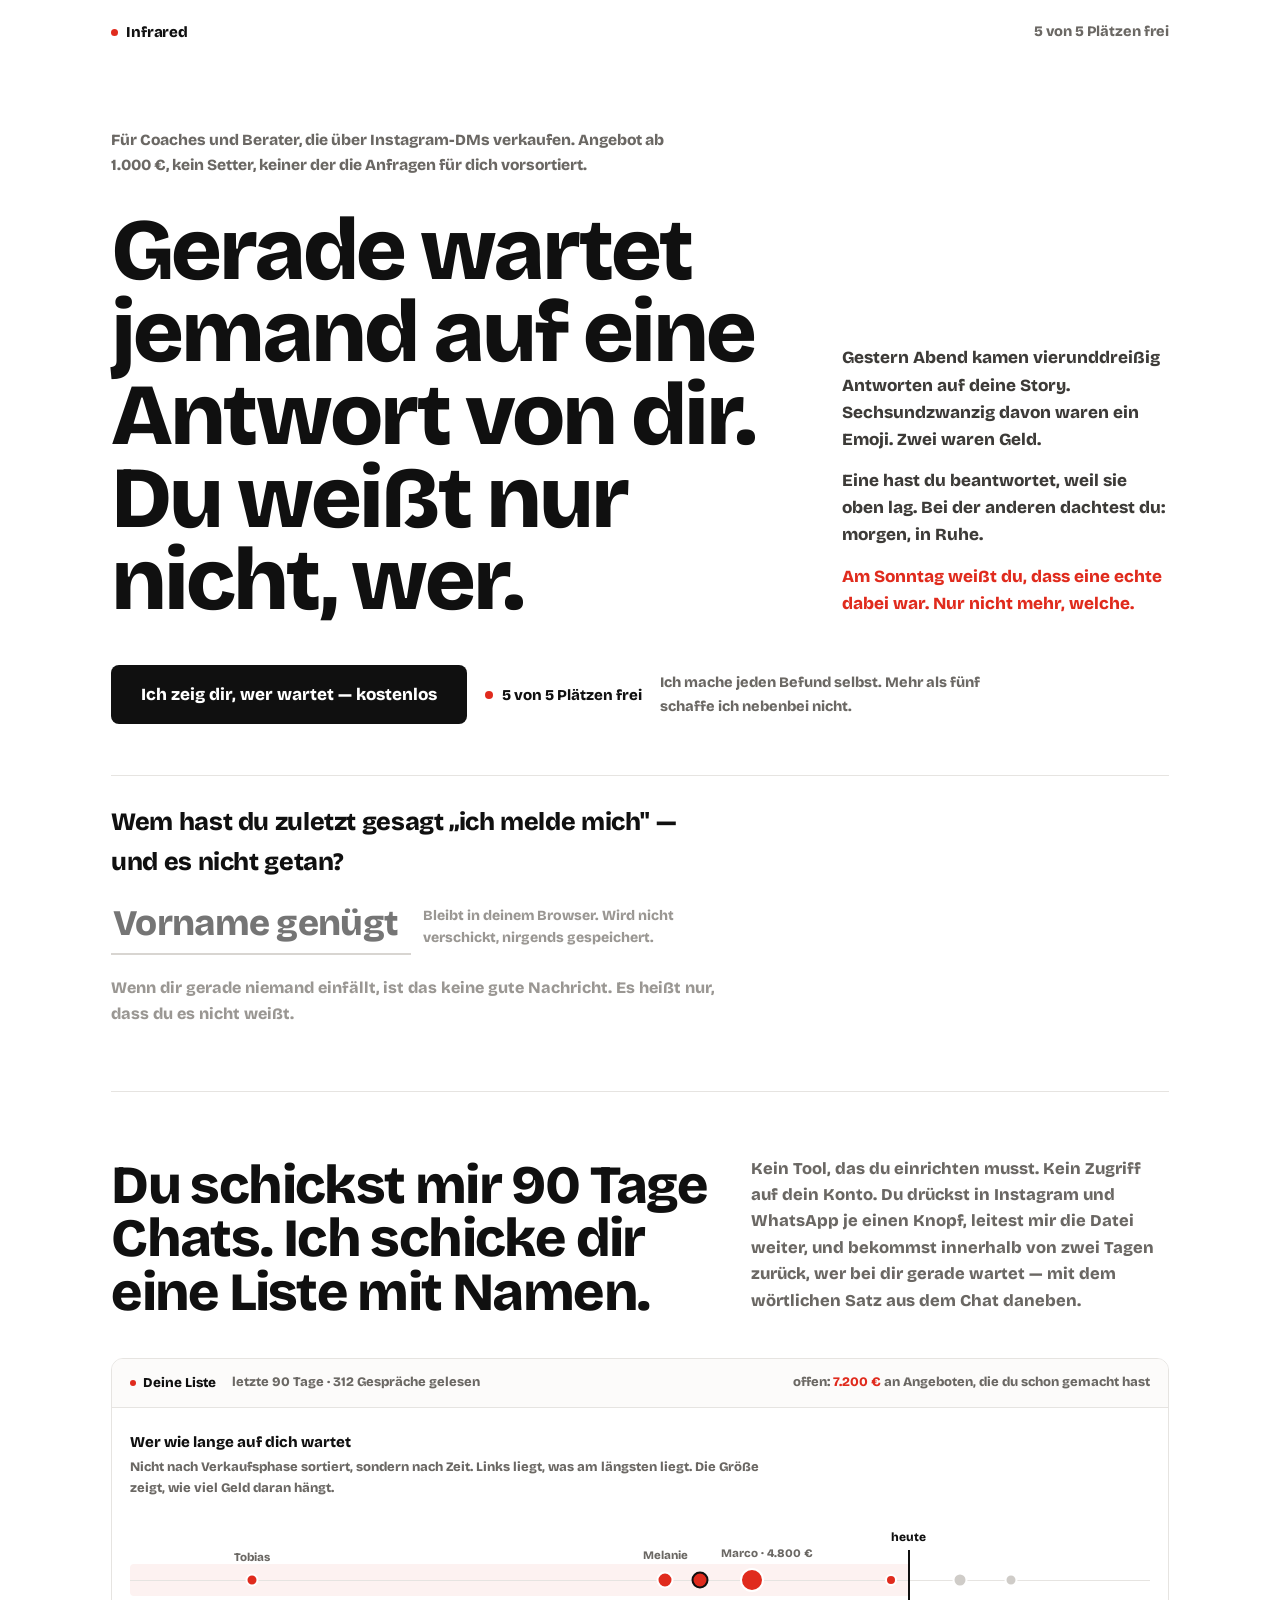
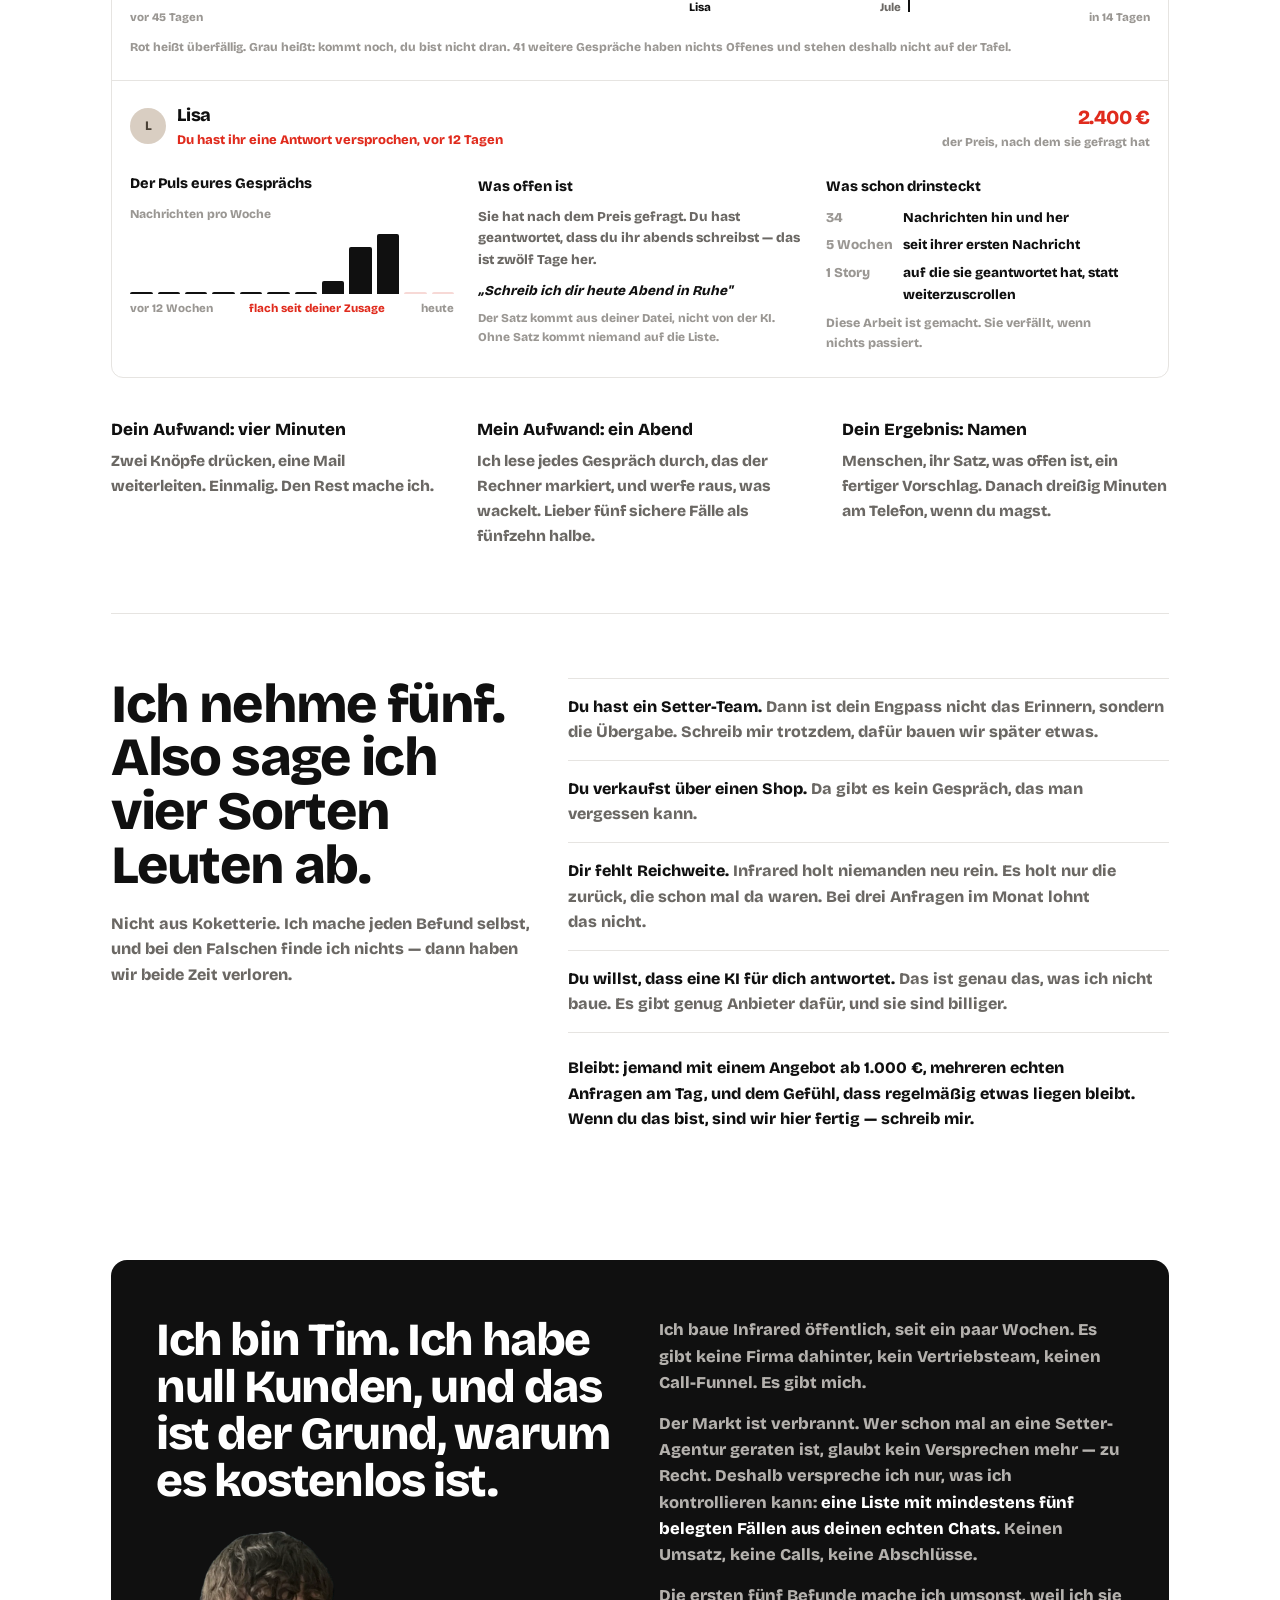
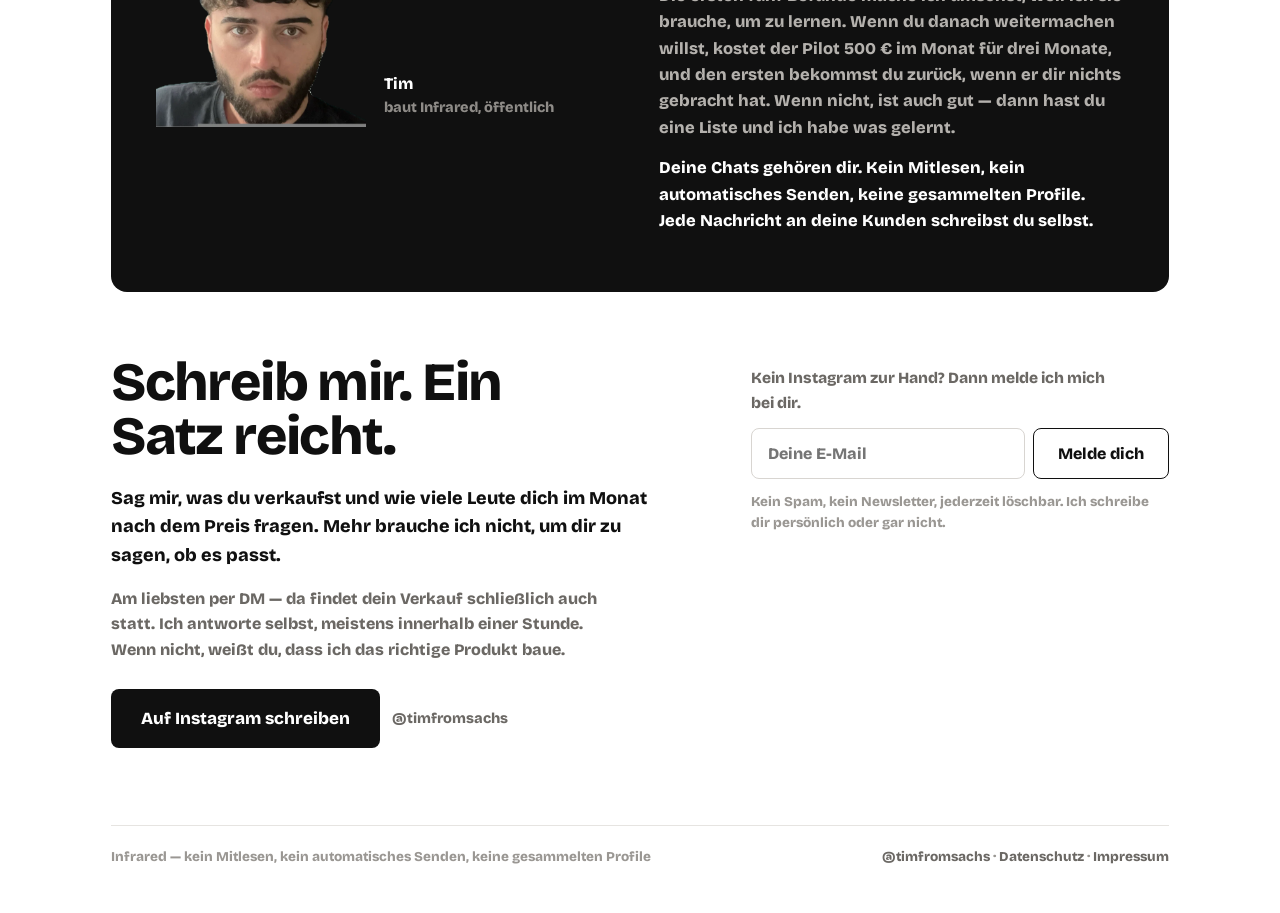
<file: index.html>
<!DOCTYPE html>
<html lang="de">
<head>
<meta charset="utf-8">
<meta name="viewport" content="width=device-width, initial-scale=1">
<title>Infrared — ich suche fünf Coaches</title>
<meta name="description" content="Ich lese deine letzten 90 Tage Instagram- und WhatsApp-Chats und schicke dir eine Liste: wer auf eine Antwort von dir wartet, mit dem Satz aus dem Chat als Beweis. Kostenlos, für die ersten fünf.">
<meta name="robots" content="index,follow">
<meta property="og:title" content="Infrared — ich suche fünf Coaches">
<meta property="og:description" content="Wer wartet gerade auf eine Antwort von dir? Ich lese deine letzten 90 Tage und schicke dir die Namen — mit dem Satz aus dem Chat als Beweis.">
<meta property="og:type" content="website">
<link rel="stylesheet" href="fonts.css">
<style>
  *{margin:0;padding:0;box-sizing:border-box}
  html{scroll-behavior:smooth}
  body{background:#fff;color:#101010;font-family:'Bricolage Grotesque',sans-serif;font-variation-settings:'wdth' 100;font-size:17px;line-height:1.6;-webkit-font-smoothing:antialiased;text-wrap:pretty}
  ::selection{background:#101010;color:#fff}
  :focus-visible{outline:2px solid #e02b1d;outline-offset:2px}
  a{color:#101010;text-decoration:none}
  a:hover{color:#e02b1d}
  @keyframes ein{from{opacity:0}to{opacity:1}}
  @keyframes hoch{from{opacity:0;transform:translateY(8px)}to{opacity:1;transform:none}}
  .hoch{animation:hoch .4s ease}
  .knopf-d{background:#101010;color:#fff;font-weight:600;font-size:17px;padding:16px 30px;border-radius:8px;transition:background .16s;display:inline-block}
  .knopf-d:hover{background:#e02b1d;color:#fff}
  .knopf-h{background:none;color:#101010;border:1px solid #101010;border-radius:8px;font-family:inherit;font-weight:600;font-size:16px;padding:15px 24px;white-space:nowrap;transition:all .16s;cursor:pointer}
  .knopf-h:hover{background:#101010;color:#fff}
  .feld{flex:1;min-width:200px;background:none;border:1px solid #d8d5d1;border-radius:8px;color:#101010;font-family:inherit;font-size:16px;padding:15px 16px}
  .feld:focus{outline:none;border-color:#101010}
  #derName{background:none;border:none;border-bottom:2px solid #d8d5d1;color:#101010;font-family:inherit;font-size:clamp(24px,3vw,36px);font-weight:700;letter-spacing:-.02em;padding:4px 2px 8px;width:min(300px,100%)}
  #derName:focus{outline:none;border-bottom-color:#e02b1d}
  .pkt{position:absolute;top:60px;transform:translate(-50%,-50%);border-radius:50%;background:#e02b1d;border:2px solid #fff;cursor:pointer;padding:0;transition:border-color .16s}
  .pkt:hover{border-color:#101010}
  .zeile{padding:15px 0;border-top:1px solid #e6e4e1;font-size:16px}
  .zeile:last-of-type{border-bottom:1px solid #e6e4e1}
  .zeile b{font-weight:600}
  .zeile span{color:#6b6864}
  @media(max-width:900px){
    [data-grid]{grid-template-columns:1fr!important;gap:24px!important}
    [data-grid]>*{grid-column:auto!important;padding-top:0!important;padding-bottom:0!important}
    .tafel-scroll{overflow-x:auto;-webkit-overflow-scrolling:touch}
    .tafel-inner{min-width:520px}
  }
  @media(prefers-reduced-motion:reduce){*{animation:none!important;transition:none!important}}
</style>
</head>
<body>

<div style="max-width:1160px;margin:0 auto;padding:0 clamp(20px,4vw,52px)">

  <header style="display:flex;align-items:center;justify-content:space-between;gap:20px;padding:20px 0">
    <span style="display:flex;align-items:center;gap:8px;font-weight:700;font-size:15px;letter-spacing:-.01em"><i style="width:7px;height:7px;background:#e02b1d;border-radius:50%"></i>Infrared</span>
    <span style="font-size:14.5px;color:#6b6864" data-platzzeile>5 von 5 Plätzen frei</span>
  </header>

  <!-- ══ 1 · DER HAKEN ══ -->
  <section style="padding:clamp(30px,5vw,68px) 0 clamp(36px,5vw,72px)">
    <p style="font-size:15.5px;color:#6b6864;margin-bottom:clamp(20px,3vw,32px);max-width:56ch">Für Coaches und Berater, die über Instagram-DMs verkaufen. Angebot ab 1.000 €, kein Setter, keiner der die Anfragen für dich vorsortiert.</p>

    <div data-grid style="display:grid;grid-template-columns:repeat(12,1fr);gap:clamp(20px,3vw,40px);align-items:end">
      <h1 style="grid-column:span 8;font-weight:700;font-variation-settings:'wdth' 79;font-size:clamp(40px,6.8vw,98px);line-height:.95;letter-spacing:-.035em;max-width:17ch">Gerade wartet jemand auf eine Antwort von dir. Du weißt nur nicht, wer.</h1>
      <div style="grid-column:span 4;padding-bottom:6px;font-size:17px;color:#3d3b38">
        <p>Gestern Abend kamen vierunddreißig Antworten auf deine Story. Sechsundzwanzig davon waren ein Emoji. Zwei waren Geld.</p>
        <p style="margin-top:14px">Eine hast du beantwortet, weil sie oben lag. Bei der anderen dachtest du: morgen, in Ruhe.</p>
        <p style="margin-top:14px;color:#e02b1d">Am Sonntag weißt du, dass eine echte dabei war. Nur nicht mehr, welche.</p>
      </div>
    </div>

    <div style="display:flex;align-items:center;gap:18px;flex-wrap:wrap;margin-top:clamp(26px,3.4vw,42px)">
      <a href="#platz" class="knopf-d" id="heroCta">Ich zeig dir, wer wartet — kostenlos</a>
      <span style="display:inline-flex;align-items:center;gap:9px;font-size:15px;color:#101010"><i style="width:8px;height:8px;border-radius:50%;background:#e02b1d;flex:none"></i><b style="font-weight:600" data-platzzeile>5 von 5 Plätzen frei</b></span>
      <span style="font-size:14.5px;color:#6b6864;max-width:36ch">Ich mache jeden Befund selbst. Mehr als fünf schaffe ich nebenbei nicht.</span>
    </div>

    <div style="margin-top:clamp(30px,4vw,52px);padding-top:26px;border-top:1px solid #e6e4e1">
      <label for="derName" style="display:block;font-size:clamp(19px,2.2vw,25px);font-weight:600;letter-spacing:-.015em;max-width:34ch">Wem hast du zuletzt gesagt „ich melde mich" — und es nicht getan?</label>
      <div style="display:flex;gap:12px;flex-wrap:wrap;align-items:center;margin-top:16px">
        <input id="derName" type="text" maxlength="18" placeholder="Vorname genügt" autocomplete="off" spellcheck="false">
        <span style="font-size:14px;color:#9a9793;max-width:32ch">Bleibt in deinem Browser. Wird nicht verschickt, nirgends gespeichert.</span>
      </div>
      <p id="nameDa" style="display:none;font-size:17.5px;margin-top:20px;max-width:56ch">Gut. <b style="font-weight:600" data-name>Lisa</b> steht unten in der Liste, die ich dir schicken würde. Zusammen mit den anderen, an die du gerade nicht denkst — und das sind die teuren.</p>
      <p id="nameLeer" style="font-size:16px;color:#9a9793;margin-top:20px;max-width:56ch">Wenn dir gerade niemand einfällt, ist das keine gute Nachricht. Es heißt nur, dass du es nicht weißt.</p>
    </div>
  </section>

  <!-- ══ 2 · WAS ICH MACHE ══ -->
  <section style="padding:clamp(40px,5vw,76px) 0;border-top:1px solid #e6e4e1">
    <div data-grid style="display:grid;grid-template-columns:repeat(12,1fr);gap:clamp(20px,3vw,40px);align-items:end">
      <h2 style="grid-column:span 7;font-weight:700;font-variation-settings:'wdth' 82;font-size:clamp(28px,4.2vw,56px);line-height:1;letter-spacing:-.03em;max-width:17ch">Du schickst mir 90 Tage Chats. Ich schicke dir eine Liste mit Namen.</h2>
      <p style="grid-column:span 5;font-size:16.5px;color:#6b6864;padding-bottom:6px">Kein Tool, das du einrichten musst. Kein Zugriff auf dein Konto. Du drückst in Instagram und WhatsApp je einen Knopf, leitest mir die Datei weiter, und bekommst innerhalb von zwei Tagen zurück, wer bei dir gerade wartet — mit dem wörtlichen Satz aus dem Chat daneben.</p>
    </div>

    <div style="border:1px solid #e6e4e1;border-radius:12px;overflow:hidden;margin-top:clamp(24px,3vw,38px)">
      <div style="display:flex;align-items:center;gap:16px;flex-wrap:wrap;padding:13px 18px;border-bottom:1px solid #e6e4e1;background:#fcfbfa">
        <span style="display:flex;align-items:center;gap:7px;font-weight:700;font-size:13.5px"><i style="width:6px;height:6px;background:#e02b1d;border-radius:50%"></i>Deine Liste</span>
        <span style="font-size:13px;color:#6b6864">letzte 90 Tage · 312 Gespräche gelesen</span>
        <span style="margin-left:auto;font-size:13px;color:#6b6864">offen: <b style="color:#e02b1d;font-weight:600">7.200 €</b> an Angeboten, die du schon gemacht hast</span>
      </div>

      <div style="padding:20px 18px 6px">
        <b style="font-size:15px">Wer wie lange auf dich wartet</b>
        <p style="font-size:13px;color:#6b6864;margin-top:2px;max-width:70ch">Nicht nach Verkaufsphase sortiert, sondern nach Zeit. Links liegt, was am längsten liegt. Die Größe zeigt, wie viel Geld daran hängt.</p>
        <div class="tafel-scroll">
        <div class="tafel-inner" id="tafel" style="position:relative;height:112px;margin-top:22px">
          <div style="position:absolute;left:0;top:44px;width:76.3%;height:32px;background:#fdf2f1;border-radius:4px 0 0 4px"></div>
          <div style="position:absolute;left:0;right:0;top:60px;height:1px;background:#e6e4e1"></div>
          <div style="position:absolute;left:76.3%;top:30px;bottom:20px;width:2px;background:#101010"></div>
          <div style="position:absolute;left:76.3%;top:8px;transform:translateX(-50%);font-size:12px;font-weight:600">heute</div>
          <div style="position:absolute;left:0;top:88px;font-size:11.5px;color:#9a9793">vor 45 Tagen</div>
          <div style="position:absolute;right:0;top:88px;font-size:11.5px;color:#9a9793">in 14 Tagen</div>
          <button type="button" class="pkt" data-p="tobias" style="left:11.9%;width:13px;height:13px" aria-label="Tobias"></button>
          <span style="position:absolute;left:11.9%;top:28px;transform:translateX(-50%);font-size:11.5px;color:#6b6864;white-space:nowrap">Tobias</span>
          <button type="button" class="pkt" data-p="melanie" style="left:52.5%;width:17px;height:17px" aria-label="Melanie"></button>
          <span style="position:absolute;left:52.5%;top:26px;transform:translateX(-50%);font-size:11.5px;color:#6b6864;white-space:nowrap">Melanie</span>
          <button type="button" class="pkt" data-p="sandra" style="left:55.9%;width:17px;height:17px;border-color:#101010" aria-label="Deine Person"></button>
          <span style="position:absolute;left:55.9%;top:78px;transform:translateX(-50%);font-size:11.5px;font-weight:600;white-space:nowrap" data-name>Lisa</span>
          <button type="button" class="pkt" data-p="marco" style="left:61%;width:24px;height:24px" aria-label="Marco"></button>
          <span style="position:absolute;left:62.5%;top:24px;transform:translateX(-50%);font-size:11.5px;color:#6b6864;white-space:nowrap">Marco · 4.800 €</span>
          <button type="button" class="pkt" data-p="jule" style="left:74.6%;width:12px;height:12px" aria-label="Jule"></button>
          <span style="position:absolute;left:74.6%;top:78px;transform:translateX(-50%);font-size:11.5px;color:#6b6864;white-space:nowrap">Jule</span>
          <span style="position:absolute;left:81.4%;top:60px;transform:translate(-50%,-50%);width:15px;height:15px;border-radius:50%;background:#cfccc8;border:2px solid #fff"></span>
          <span style="position:absolute;left:86.4%;top:60px;transform:translate(-50%,-50%);width:13px;height:13px;border-radius:50%;background:#cfccc8;border:2px solid #fff"></span>
        </div>
        </div>
        <p style="font-size:12px;color:#9a9793;margin-top:6px">Rot heißt überfällig. Grau heißt: kommt noch, du bist nicht dran. 41 weitere Gespräche haben nichts Offenes und stehen deshalb nicht auf der Tafel.</p>
      </div>

      <div style="border-top:1px solid #e6e4e1;margin-top:16px;padding:20px 18px 24px">
        <div style="display:flex;align-items:center;gap:11px;flex-wrap:wrap">
          <span id="avatar" style="width:36px;height:36px;border-radius:50%;background:#d9cec2;color:#4a4136;display:grid;place-items:center;font-size:13px;font-weight:600">L</span>
          <div>
            <b style="font-size:18px;letter-spacing:-.015em" id="pName">Lisa</b>
            <div style="font-size:13px;color:#e02b1d;font-weight:600" id="pSchuld"></div>
          </div>
          <div style="margin-left:auto;text-align:right">
            <div style="font-size:20px;font-weight:700;letter-spacing:-.02em;color:#e02b1d;white-space:nowrap" id="pBetrag"></div>
            <div style="font-size:12px;color:#9a9793" id="pBetragNote"></div>
          </div>
        </div>

        <div style="display:grid;grid-template-columns:repeat(auto-fit,minmax(240px,1fr));gap:24px;margin-top:20px">
          <div>
            <div style="display:flex;align-items:baseline;justify-content:space-between;gap:10px;flex-wrap:wrap"><b style="font-size:14.5px">Der Puls eures Gesprächs</b><span style="font-size:12px;color:#9a9793">Nachrichten pro Woche</span></div>
            <div id="ekg" style="display:flex;align-items:flex-end;gap:5px;height:60px;margin-top:10px"></div>
            <div style="display:flex;justify-content:space-between;font-size:11.5px;color:#9a9793;margin-top:5px"><span>vor 12 Wochen</span><span id="puls" style="color:#e02b1d"></span><span>heute</span></div>
          </div>
          <div>
            <b style="font-size:14.5px">Was offen ist</b>
            <p style="font-size:13.5px;color:#6b6864;margin-top:7px" id="pOffen"></p>
            <div style="margin-top:9px;font-size:13.5px;font-style:italic">„<span id="pZitat"></span>"</div>
            <p style="font-size:12px;color:#9a9793;margin-top:8px">Der Satz kommt aus deiner Datei, nicht von der KI. Ohne Satz kommt niemand auf die Liste.</p>
          </div>
          <div>
            <b style="font-size:14.5px">Was schon drinsteckt</b>
            <div style="display:grid;grid-template-columns:auto 1fr;gap:6px 10px;margin-top:8px;font-size:13.5px" id="invest"></div>
            <p style="font-size:12.5px;color:#9a9793;margin-top:8px">Diese Arbeit ist gemacht. Sie verfällt, wenn nichts passiert.</p>
          </div>
        </div>
      </div>
    </div>

    <div data-grid style="display:grid;grid-template-columns:repeat(12,1fr);gap:clamp(20px,3vw,40px);margin-top:clamp(24px,3vw,38px)">
      <div style="grid-column:span 4"><b style="font-size:17px">Dein Aufwand: vier Minuten</b><p style="font-size:15.5px;color:#6b6864;margin-top:6px">Zwei Knöpfe drücken, eine Mail weiterleiten. Einmalig. Den Rest mache ich.</p></div>
      <div style="grid-column:span 4"><b style="font-size:17px">Mein Aufwand: ein Abend</b><p style="font-size:15.5px;color:#6b6864;margin-top:6px">Ich lese jedes Gespräch durch, das der Rechner markiert, und werfe raus, was wackelt. Lieber fünf sichere Fälle als fünfzehn halbe.</p></div>
      <div style="grid-column:span 4"><b style="font-size:17px">Dein Ergebnis: Namen</b><p style="font-size:15.5px;color:#6b6864;margin-top:6px">Menschen, ihr Satz, was offen ist, ein fertiger Vorschlag. Danach dreißig Minuten am Telefon, wenn du magst.</p></div>
    </div>
  </section>

  <!-- ══ 3 · FÜR WEN NICHT ══ -->
  <section style="padding:clamp(40px,5vw,76px) 0;border-top:1px solid #e6e4e1">
    <div data-grid style="display:grid;grid-template-columns:repeat(12,1fr);gap:clamp(20px,3vw,40px);align-items:start">
      <div style="grid-column:span 5">
        <h2 style="font-weight:700;font-variation-settings:'wdth' 82;font-size:clamp(28px,4.2vw,56px);line-height:1;letter-spacing:-.03em;max-width:15ch">Ich nehme fünf. Also sage ich vier Sorten Leuten ab.</h2>
        <p style="font-size:16px;color:#6b6864;margin-top:18px;max-width:40ch">Nicht aus Koketterie. Ich mache jeden Befund selbst, und bei den Falschen finde ich nichts — dann haben wir beide Zeit verloren.</p>
      </div>
      <div style="grid-column:span 7">
        <div class="zeile"><b>Du hast ein Setter-Team.</b> <span>Dann ist dein Engpass nicht das Erinnern, sondern die Übergabe. Schreib mir trotzdem, dafür bauen wir später etwas.</span></div>
        <div class="zeile"><b>Du verkaufst über einen Shop.</b> <span>Da gibt es kein Gespräch, das man vergessen kann.</span></div>
        <div class="zeile"><b>Dir fehlt Reichweite.</b> <span>Infrared holt niemanden neu rein. Es holt nur die zurück, die schon mal da waren. Bei drei Anfragen im Monat lohnt das nicht.</span></div>
        <div class="zeile"><b>Du willst, dass eine KI für dich antwortet.</b> <span>Das ist genau das, was ich nicht baue. Es gibt genug Anbieter dafür, und sie sind billiger.</span></div>
        <p style="font-size:16px;margin-top:22px;max-width:52ch">Bleibt: jemand mit einem Angebot ab 1.000 €, mehreren echten Anfragen am Tag, und dem Gefühl, dass regelmäßig etwas liegen bleibt. <b style="font-weight:600">Wenn du das bist, sind wir hier fertig — schreib mir.</b></p>
      </div>
    </div>
  </section>

  <!-- ══ 4 · WER ICH BIN ══ -->
  <section style="background:#101010;color:#fff;border-radius:16px;padding:clamp(32px,4.5vw,60px) clamp(24px,3.5vw,52px);margin:clamp(40px,5vw,72px) 0">
    <div data-grid style="display:grid;grid-template-columns:repeat(12,1fr);gap:clamp(20px,3vw,40px);align-items:start">
      <div style="grid-column:span 6">
        <h2 style="font-weight:700;font-variation-settings:'wdth' 82;font-size:clamp(26px,3.6vw,46px);line-height:1.02;letter-spacing:-.03em;max-width:18ch">Ich bin Tim. Ich habe null Kunden, und das ist der Grund, warum es kostenlos ist.</h2>
        <div style="display:flex;align-items:flex-end;gap:18px;margin-top:26px;flex-wrap:wrap">
          <!-- WebP statt PNG: 29 KB gegen 377 KB. Die Seite ist das Ziel des
               Instagram-Bio-Links, wird also fast nur mobil geladen. -->
          <img src="tim.webp" alt="Tim, Gründer von Infrared" width="600" height="561" loading="lazy" style="width:min(210px,46vw);height:auto;display:block">
          <div style="font-size:14.5px;color:#8f8c88;padding-bottom:8px">
            <div style="color:#fff;font-size:16px;font-weight:600">Tim</div>
            <div>baut Infrared, öffentlich</div>
          </div>
        </div>
      </div>
      <div style="grid-column:span 6;font-size:16.5px;color:#b4b1ad">
        <p>Ich baue Infrared öffentlich, seit ein paar Wochen. Es gibt keine Firma dahinter, kein Vertriebsteam, keinen Call-Funnel. Es gibt mich.</p>
        <p style="margin-top:14px">Der Markt ist verbrannt. Wer schon mal an eine Setter-Agentur geraten ist, glaubt kein Versprechen mehr — zu Recht. Deshalb verspreche ich nur, was ich kontrollieren kann: <b style="color:#fff;font-weight:600">eine Liste mit mindestens fünf belegten Fällen aus deinen echten Chats.</b> Keinen Umsatz, keine Calls, keine Abschlüsse.</p>
        <p style="margin-top:14px">Die ersten fünf Befunde mache ich umsonst, weil ich sie brauche, um zu lernen. Wenn du danach weitermachen willst, kostet der Pilot 500 € im Monat für drei Monate, und den ersten bekommst du zurück, wenn er dir nichts gebracht hat. Wenn nicht, ist auch gut — dann hast du eine Liste und ich habe was gelernt.</p>
        <p style="margin-top:14px;color:#fff">Deine Chats gehören dir. Kein Mitlesen, kein automatisches Senden, keine gesammelten Profile. Jede Nachricht an deine Kunden schreibst du selbst.</p>
      </div>
    </div>
  </section>

  <!-- ══ 5 · DER ASK ══ -->
  <section id="platz" style="padding:0 0 clamp(46px,6vw,88px)">
    <div data-grid style="display:grid;grid-template-columns:repeat(12,1fr);gap:clamp(24px,3vw,48px);align-items:start">
      <div style="grid-column:span 7">
        <h2 style="font-weight:700;font-variation-settings:'wdth' 82;font-size:clamp(28px,4.2vw,56px);line-height:1;letter-spacing:-.03em;max-width:15ch">Schreib mir. Ein Satz reicht.</h2>
        <p style="font-size:18px;margin-top:20px;max-width:46ch" id="schluss"></p>
        <p style="font-size:16px;color:#6b6864;margin-top:16px;max-width:46ch">Am liebsten per DM — da findet dein Verkauf schließlich auch statt. Ich antworte selbst, meistens innerhalb einer Stunde. Wenn nicht, weißt du, dass ich das richtige Produkt baue.</p>
        <div style="display:flex;gap:12px;flex-wrap:wrap;margin-top:26px;align-items:center">
          <a href="https://instagram.com/timfromsachs" target="_blank" rel="noopener" class="knopf-d" id="dmCta">Auf Instagram schreiben</a>
          <span style="font-size:14.5px;color:#6b6864">@timfromsachs</span>
        </div>
      </div>
      <div style="grid-column:span 5;padding-top:10px">
        <div id="formBlock">
          <p style="font-size:15.5px;color:#6b6864;max-width:38ch">Kein Instagram zur Hand? Dann melde ich mich bei dir.</p>
          <form id="wl" style="margin-top:12px" novalidate>
            <div style="display:flex;gap:8px;flex-wrap:wrap">
              <input type="email" id="email" class="feld" placeholder="Deine E-Mail" required autocomplete="email">
              <button type="submit" class="knopf-h">Melde dich</button>
            </div>
            <p style="font-size:13.5px;color:#9a9793;margin-top:12px">Kein Spam, kein Newsletter, jederzeit löschbar. Ich schreibe dir persönlich oder gar nicht.</p>
            <p id="fehler" style="display:none;font-size:13.5px;color:#e02b1d;margin-top:8px"></p>
          </form>
        </div>
        <div id="danke" style="display:none">
          <p style="font-size:22px;font-weight:600">Alles klar.</p>
          <p style="font-size:16px;color:#6b6864;margin-top:6px">Ich melde mich in den nächsten Tagen persönlich. Wenn es schneller gehen soll, schreib mir einfach auf Instagram.</p>
        </div>
      </div>
    </div>
  </section>

  <footer style="border-top:1px solid #e6e4e1;padding:20px 0 46px;display:flex;justify-content:space-between;gap:20px;flex-wrap:wrap;font-size:13.5px;color:#9a9793">
    <span>Infrared — kein Mitlesen, kein automatisches Senden, keine gesammelten Profile</span>
    <span><a href="https://instagram.com/timfromsachs" target="_blank" rel="noopener" style="color:#6b6864">@timfromsachs</a> · <a href="datenschutz.html" style="color:#6b6864">Datenschutz</a> · <a href="impressum.html" style="color:#6b6864">Impressum</a></span>
  </footer>
</div>

<script>
/* ══════ SUPABASE ══════ */
const SB='https://vukzjrszplyzaiperdsj.supabase.co';
const SBK='sb_publishable_4zE5bvt8EPIA1UWX8fP6Ww_GIHjBdjE';
const hdrs={'apikey':SBK,'Authorization':'Bearer '+SBK,'Content-Type':'application/json','Prefer':'return=minimal'};

/* ══════ ANALYTICS ══════
   Der eingegebene Vorname wird NIE mitgesendet. Er ist ein
   personenbezogenes Datum eines Dritten, der nicht eingewilligt hat — und
   im Feld daneben steht die Zusage, dass er das Gerät nicht verlässt.
   Gesendet wird nur, DASS etwas eingegeben wurde, plus die Länge.        */
let sessionId=localStorage.getItem('ir_session');
if(!sessionId){ sessionId=(crypto.randomUUID?crypto.randomUUID():String(Date.now()+Math.random())); localStorage.setItem('ir_session',sessionId); }
function trk(event,label,value,props){
  try{
    fetch(SB+'/rest/v1/analytics_events',{method:'POST',headers:hdrs,body:JSON.stringify({
      event, label:label||null, value:(value===0||value)?value:null, session_id:sessionId,
      user_agent:navigator.userAgent.slice(0,300), referrer:document.referrer.slice(0,500),
      properties:props||{}, page:'landing_v5'
    })}).catch(function(){});
  }catch(e){}
}
/* ══════ CONTENT-ATTRIBUTION ══════
   Liest ?p=baeker-analogie aus der URL. Damit kann jeder Post seine eigene
   Landingpage-Instanz haben, ohne dass die Bio geändert werden muss.
   Der Parameter wird in analytics_events.properties gespeichert und via
   v_post_attribution mit content_posts gejoint.                          */
const postId = new URLSearchParams(location.search).get('p') || null;
if (postId) {
  // Signal an Supabase, dass dieser Besuch einem Post zugeordnet ist
  trk('post_landing', postId);
  // In content_funnel schreiben
  try {
    fetch(SB+'/rest/v1/content_funnel', {method:'POST', headers:hdrs, body:JSON.stringify({
      session_id: sessionId,
      source: 'instagram_post',
      post_id: postId,
      step: 'landing_load',
      properties: {url: location.href}
    })}).catch(function(){});
  } catch(e) {}
}
trk('page_view','load');
let tiefe=0;
addEventListener('scroll',function(){
  const p=Math.round(window.scrollY/Math.max(1,window.innerHeight));
  if(p>tiefe){ tiefe=p; trk('scroll_depth',null,p); }
},{passive:true});

/* ══════ FREIE PLÄTZE ══════
   Kommt aus der Tabelle `plaetze`, nicht aus der Zahl der Anmeldungen.
   Eine Anmeldung ist kein Platz — Tim entscheidet nach dem Gespräch. Und
   ein Zähler auf Anmeldungsbasis waere mit fünf Wegwerf-Adressen auf null
   zu bringen.

   Faellt der Abruf aus, bleibt die im HTML stehende Zahl stehen. Eine
   Verknappungsangabe darf nie verschwinden, weil ein fetch scheitert —
   aber sie darf auch nicht raten.                                        */
(function(){
  const zeilen=document.querySelectorAll('[data-platzzeile]');
  if(!zeilen.length) return;
  fetch(SB+'/rest/v1/plaetze?select=gesamt,frei&limit=1',{headers:{apikey:SBK,Authorization:'Bearer '+SBK}})
    .then(function(r){ return r.ok ? r.json() : null; })
    .then(function(d){
      if(!d || !d.length) return;
      const g=parseInt(d[0].gesamt,10), f=parseInt(d[0].frei,10);
      if(!isFinite(g) || !isFinite(f)) return;
      const text = f<=0 ? 'Alle '+g+' Plätze vergeben'
                 : f===1 ? 'Noch 1 von '+g+' Plätzen frei'
                 : f+' von '+g+' Plätzen frei';
      zeilen.forEach(function(el){ el.textContent=text; });

      // Bei null Plaetzen aendert sich das Versprechen. Weiter „Platz
      // sichern" anzubieten waere eine Zusage, die nicht eingehalten wird.
      if(f<=0){
        const c=document.getElementById('heroCta');
        if(c) c.textContent='Auf die Nachrückliste';
        const sch=document.getElementById('schluss');
        S.ausgebucht=true;
        if(sch) sch.textContent='Die fünf Plätze sind vergeben. Schreib mir trotzdem — ich sage dir, wann wieder einer frei wird, und du stehst dann oben.';
      }
      trk('plaetze_geladen',null,f);
    })
    .catch(function(){});
})();

/* ══════ ZUSTAND ══════ */
const S={ name:'', person:'sandra', gesendet:false, ausgebucht:false };

const P={
  sandra:{ eigen:true, kurz:'S', bg:'#d9cec2', fg:'#4a4136',
    betrag:'2.400 €', betragNote:'der Preis, nach dem sie gefragt hat',
    ekg:[0,0,0,0,0,0,0,2,7,9,0,0], still:2, puls:'flach seit deiner Zusage',
    offen:'Sie hat nach dem Preis gefragt. Du hast geantwortet, dass du ihr abends schreibst — das ist zwölf Tage her.',
    zitat:'Schreib ich dir heute Abend in Ruhe',
    invest:[['34','Nachrichten hin und her'],['5 Wochen','seit ihrer ersten Nachricht'],['1 Story','auf die sie geantwortet hat, statt weiterzuscrollen']] },
  marco:{ name:'Marco Behrens', kurz:'M', bg:'#c7d2cd', fg:'#33453e',
    schuld:'Hat zugesagt und den Termin verstreichen lassen, vor 9 Tagen',
    betrag:'4.800 €', betragNote:'dein Angebot liegt bei ihm',
    ekg:[0,0,1,3,8,12,9,14,7,4,0,0], still:2, puls:'seit 9 Tagen flach',
    offen:'Er hat 90 Minuten nach deinem Angebot selbst einen Zeitpunkt genannt und ihn verstreichen lassen. Sein Urlaub endete am 2. August.',
    zitat:'Meld dich nach meinem Urlaub, bin ab dem 2.8. zurück',
    invest:[['61','Nachrichten über zwei Kanäle'],['9 Wochen','im Gespräch, inklusive Wechsel zu WhatsApp'],['4.800 €','Angebot, das schon bei ihm liegt']] },
  melanie:{ name:'Melanie Voss', kurz:'M', bg:'#d3cbd8', fg:'#443c4a',
    schuld:'Du hast ihr Unterlagen zugesagt, vor 14 Tagen',
    betrag:'2.400 €', betragNote:'Wert deines Programms',
    ekg:[2,4,7,5,8,6,9,7,3,0,0,0], still:3, puls:'seit 14 Tagen flach',
    offen:'Du wolltest ihr Unterlagen schicken. Das war nicht ihr Versprechen, sondern deins — sie hat es nie angemahnt und wird es auch nicht.',
    zitat:'schick ich dir gleich rüber',
    invest:[['52','Nachrichten seit April'],['4 Monate','lockerer Kontakt, dann konkret'],['1 Call','den ihr schon geführt habt']] },
  jule:{ name:'Jule Amrein', kurz:'J', bg:'#ded2c0', fg:'#4d4232',
    schuld:'Ihre Frage ist unbeantwortet, seit 19 Stunden',
    betrag:'kein Preis', betragNote:'noch nichts genannt',
    ekg:[0,0,0,0,0,0,0,0,0,0,4,9], still:0, puls:'gerade erst angefangen',
    offen:'Sie hat gestern um 21:14 auf deine Story geantwortet und nach dem Ablauf gefragt. Sie antwortet dir sonst binnen zwei Stunden — heute erreichst du sie noch.',
    zitat:'Wie läuft das bei dir eigentlich ab?',
    invest:[['12','Nachrichten, alle aus dieser Woche'],['9 Tage','seit ihrer ersten Reaktion'],['—','noch kein Angebot, noch kein Preis']] },
  tobias:{ name:'Tobias Klemm', kurz:'T', bg:'#dad6d0', fg:'#47443f',
    schuld:'Seit 38 Tagen kein Kontakt, obwohl fällig',
    betrag:'600 €', betragNote:'Anschlussmonat, den ihr besprochen hattet',
    ekg:[9,11,6,0,0,0,0,0,0,0,0,0], still:9, puls:'seit 38 Tagen flach',
    offen:'Er hat dein Programm durchgezogen und war zufrieden. Seit dem Abschlussgespräch habt ihr nicht mehr geschrieben. Der günstigste Kunde ist der, den du schon hast.',
    zitat:'Danke dir, hat mir wirklich sehr geholfen',
    invest:[['180','Nachrichten über das ganze Programm'],['12 Wochen','gemeinsame Arbeit'],['2.400 €','die er bereits bezahlt hat']] }
};

const $=function(id){ return document.getElementById(id); };
const anzeigeName=function(){ return S.name.length>=2 ? S.name : 'Lisa'; };

function malen(){
  const name=anzeigeName();
  const p=P[S.person]||P.sandra;

  document.querySelectorAll('[data-name]').forEach(function(el){ el.textContent=name; });
  $('nameDa').style.display = S.name.length>=2 ? 'block' : 'none';
  $('nameLeer').style.display = S.name.length>=2 ? 'none' : 'block';

  // Kopfzeile der Person
  $('pName').textContent = p.eigen ? name : p.name;
  $('pSchuld').textContent = p.eigen ? 'Du hast ihr eine Antwort versprochen, vor 12 Tagen' : p.schuld;
  $('pBetrag').textContent = p.betrag;
  $('pBetragNote').textContent = p.betragNote;
  $('pOffen').textContent = p.offen;
  $('pZitat').textContent = p.zitat;

  const av=$('avatar');
  av.textContent = p.eigen ? name.slice(0,1).toUpperCase() : p.kurz;
  av.style.background=p.bg; av.style.color=p.fg;

  // Puls: die letzten `still` Wochen sind blass — dort ist das Gespraech
  // eingeschlafen.
  const max=Math.max.apply(null,p.ekg)||1;
  $('ekg').innerHTML = p.ekg.map(function(v,i){
    const h=Math.max(4,Math.round(v/max*100));
    const blass = p.still>0 && i>=p.ekg.length-p.still;
    return '<span style="flex:1;height:'+h+'%;background:'+(blass?'#f7d9d6':'#101010')+';border-radius:2px 2px 0 0;min-height:2px"></span>';
  }).join('');
  $('puls').textContent=p.puls;

  $('invest').innerHTML = p.invest.map(function(r){
    return '<span style="color:#9a9793">'+r[0]+'</span><span>'+r[1]+'</span>';
  }).join('');

  document.querySelectorAll('.pkt').forEach(function(b){
    b.style.borderColor = b.dataset.p===S.person ? '#101010' : '#fff';
  });

  if(!S.ausgebucht) $('schluss').textContent = S.name.length>=2
    ? 'Sag mir, dass du dabei bist, und ob '+name+' immer noch wartet. Mehr brauche ich nicht, um anzufangen.'
    : 'Sag mir, was du verkaufst und wie viele Leute dich im Monat nach dem Preis fragen. Mehr brauche ich nicht, um dir zu sagen, ob es passt.';
}

/* ══════ NAME ══════ */
let nameGemeldet=false, nameT;
$('derName').addEventListener('input', function(e){
  S.name = e.target.value.replace(/[<>&"']/g,'').trim().slice(0,18);
  if(S.name.length>=2){
    $('nameDa').classList.add('hoch');
    if(!nameGemeldet){
      nameGemeldet=true;
      clearTimeout(nameT);
      nameT=setTimeout(function(){ trk('own_name_entered',null,S.name.length); },1200);
    }
  }
  malen();
});

/* ══════ PERSONEN AUF DER TAFEL ══════ */
document.querySelectorAll('.pkt').forEach(function(b){
  b.addEventListener('click', function(){
    S.person=b.dataset.p;
    malen();
    trk('person_selected', b.dataset.p);
  });
});

/* ══════ CTAs ══════ */
$('heroCta').addEventListener('click', function(){ trk('hero_cta_click'); });
$('dmCta').addEventListener('click', function(){ trk('dm_cta_click'); });

/* ══════ WARTELISTE ══════ */
$('wl').addEventListener('submit', async function(e){
  e.preventDefault();
  const i=$('email'), f=$('fehler');
  f.style.display='none';
  if(!i.value || !i.checkValidity()){ i.focus(); i.style.borderColor='#e02b1d'; return; }

  const utm=location.search||'';
  try{
    const r=await fetch(SB+'/rest/v1/waitlist',{method:'POST',headers:hdrs,body:JSON.stringify({
      email:i.value.trim(), utm:utm.slice(0,500), source:'landing_v5'
    })});
    // Doppelte Anmeldung ist kein Fehler fuer den Besucher — der
    // UNIQUE-Index hat nur schon einen Eintrag. Er ist trotzdem drauf.
    if(!r.ok && r.status!==409){
      f.textContent='Das hat gerade nicht geklappt. Schreib mir einfach auf Instagram, dann geht es sofort.';
      f.style.display='block';
      trk('waitlist_error',String(r.status));
      return;
    }
    trk('waitlist_submit', r.status===409?'doppelt':'neu');
  }catch(err){
    f.textContent='Keine Verbindung. Schreib mir einfach auf Instagram, dann geht es sofort.';
    f.style.display='block';
    trk('waitlist_error','netz');
    return;
  }
  S.gesendet=true;
  $('formBlock').style.display='none';
  const d=$('danke'); d.style.display='block'; d.classList.add('hoch');
});

malen();
</script>
</body>
</html>
</file>
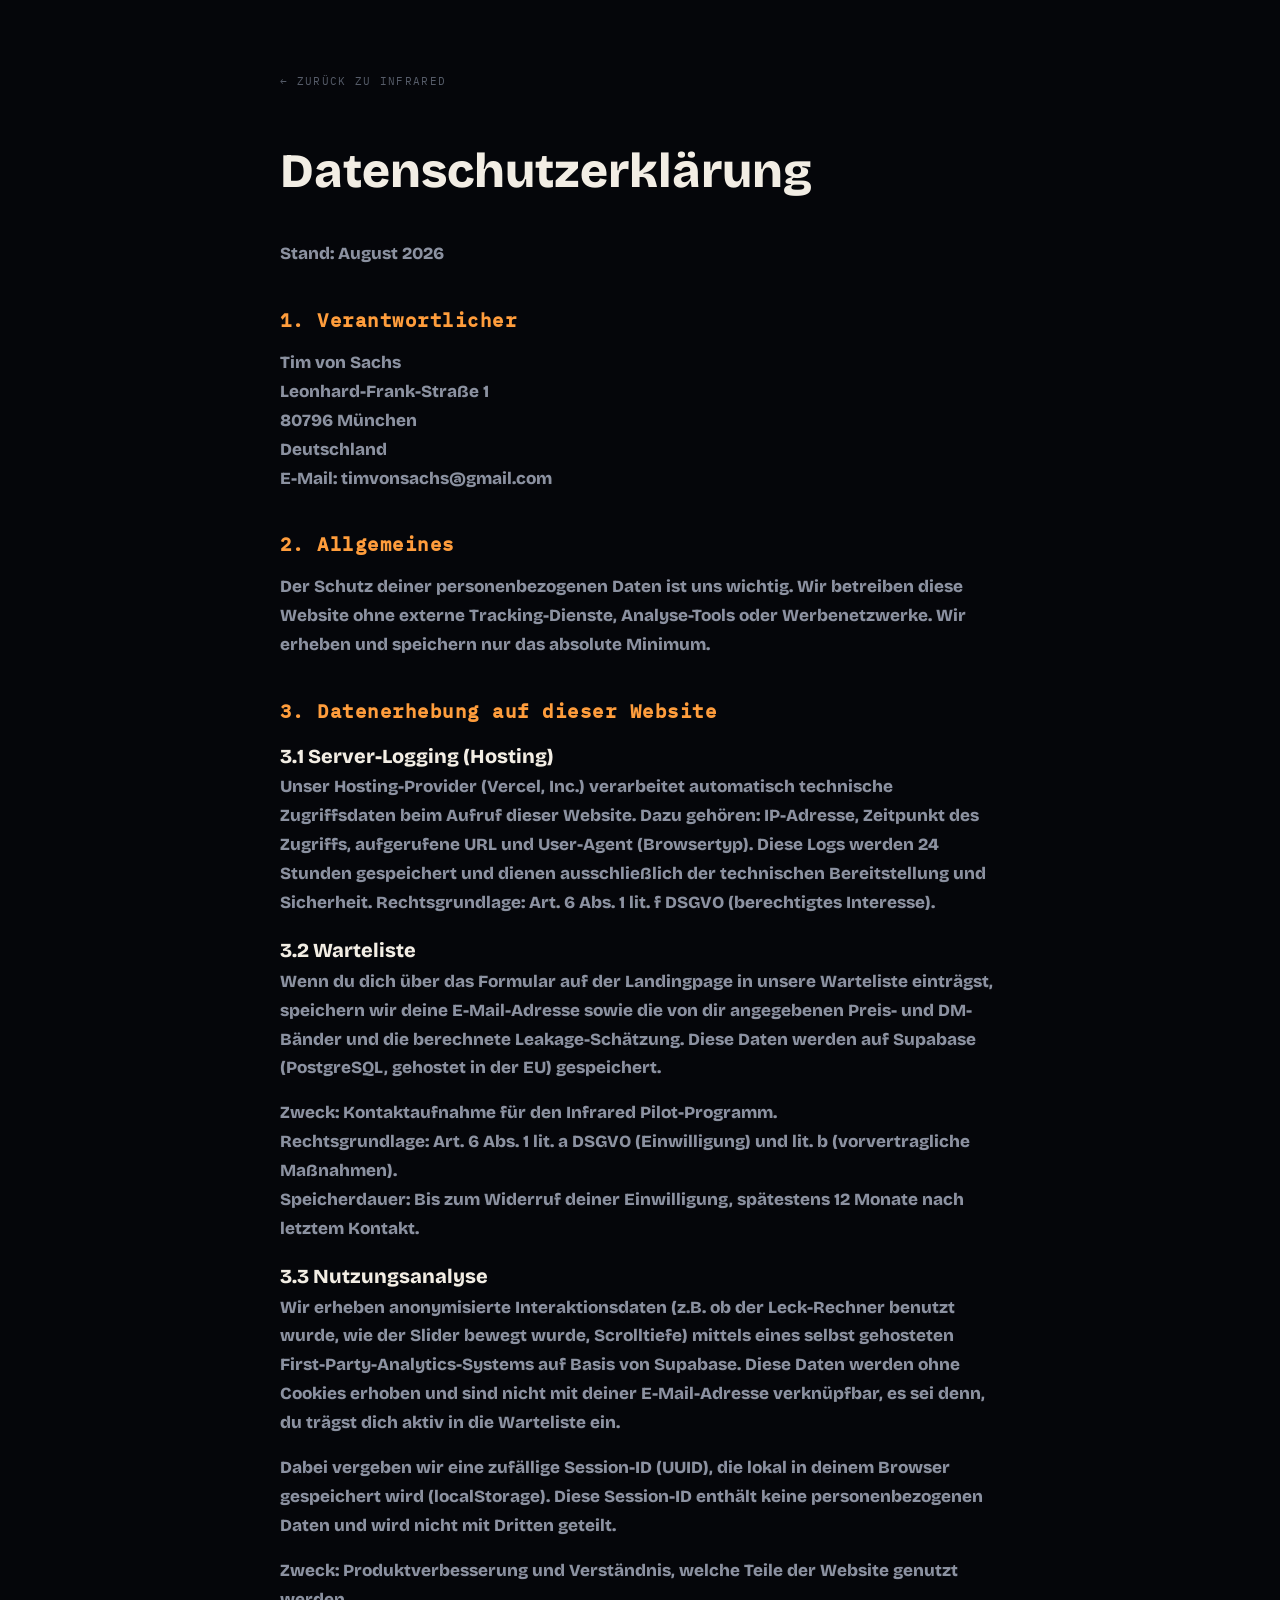
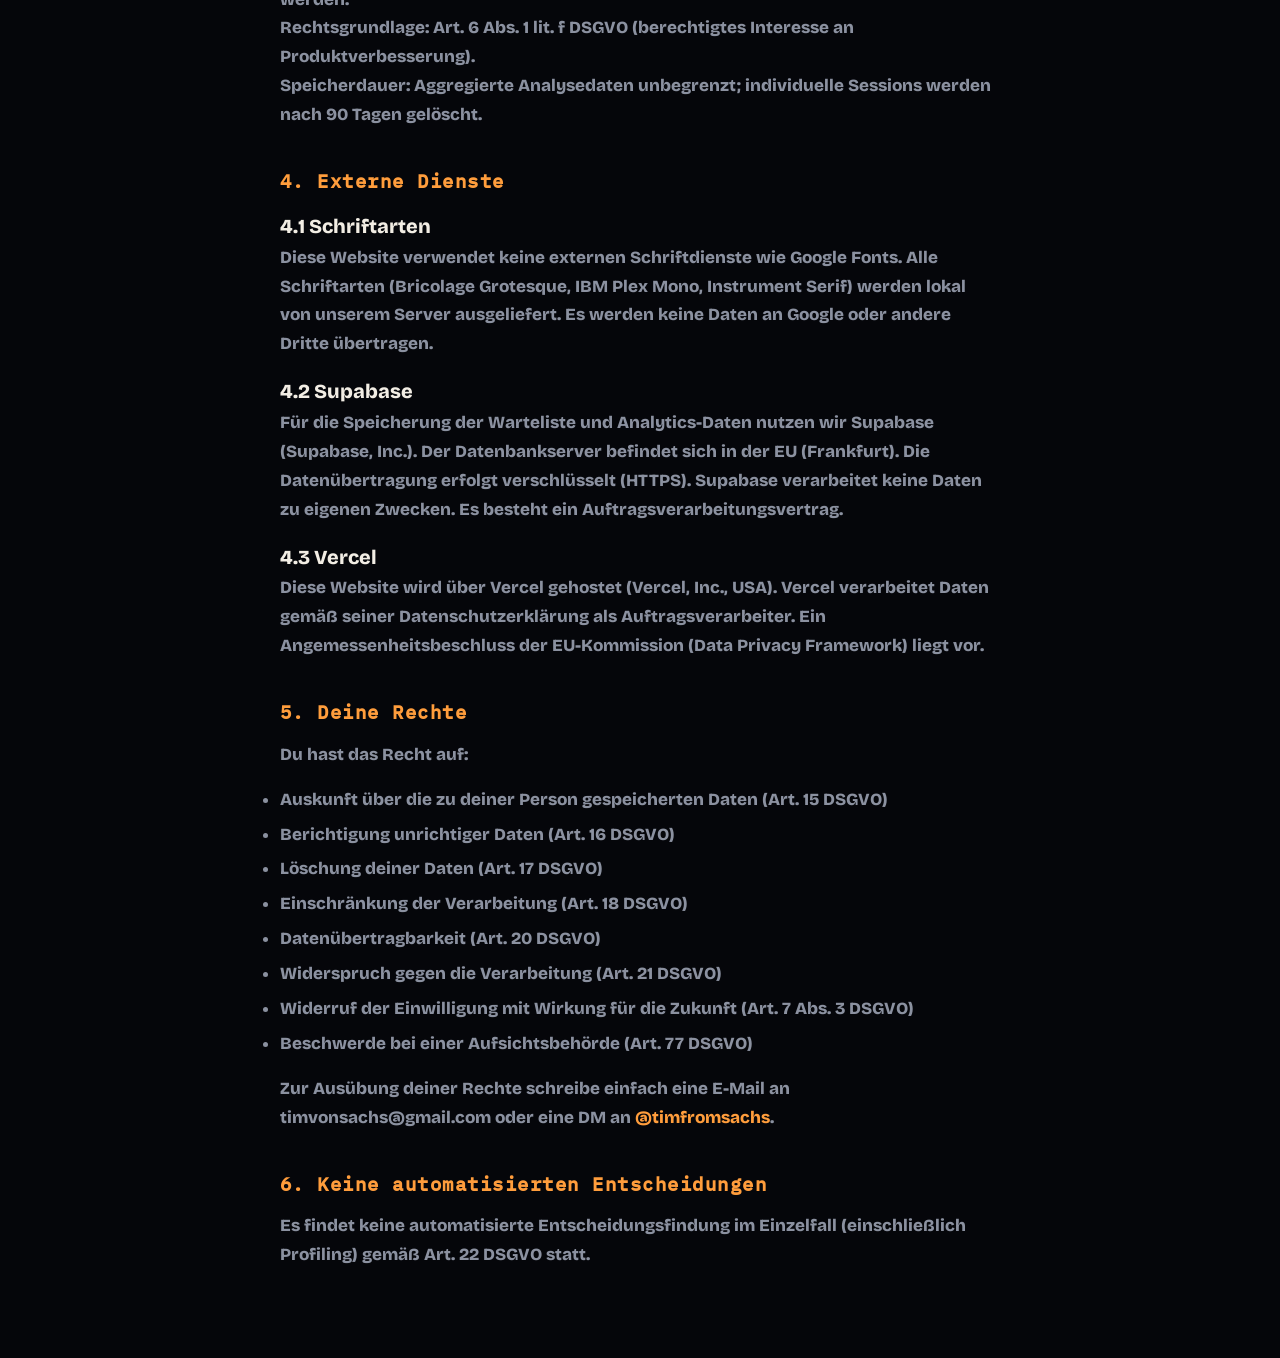
<file: datenschutz.html>
<!DOCTYPE html>
<html lang="de">
<head>
<meta charset="UTF-8">
<meta name="viewport" content="width=device-width, initial-scale=1.0">
<title>Datenschutzerklärung — Infrared</title>
<meta name="robots" content="noindex, follow">
<link rel="stylesheet" href="fonts.css">
<style>
  :root{--void:#05060a;--deep:#0a0b14;--slate:#171a24;--edge:#232838;--hot:#ff9d3c;--mag:#a83368;
    --ink:#f2ede4;--mut:#8b91a0;--dim:#565c69;
    --D:'Bricolage Grotesque',sans-serif;--M:'IBM Plex Mono',monospace;}
  *{margin:0;padding:0;box-sizing:border-box}
  body{background:var(--void);color:var(--ink);font-family:var(--D);font-size:17px;line-height:1.7;
    -webkit-font-smoothing:antialiased;padding:clamp(40px,8vh,100px) clamp(18px,4vw,56px)}
  .wrap{max-width:720px;margin:0 auto}
  a{color:var(--hot);text-decoration:none}
  a:hover{text-decoration:underline}
  h1{font-family:var(--D);font-weight:800;font-size:clamp(28px,4vw,48px);margin-bottom:28px}
  h2{font-size:1.1em;color:var(--hot);margin:36px 0 12px;font-family:var(--M);letter-spacing:.08em}
  p,ul{margin-bottom:16px;color:var(--mut)}
  li{margin-bottom:6px}
  .back{font-family:var(--M);font-size:11px;letter-spacing:.12em;color:var(--dim);margin-bottom:40px}
  .back a{color:var(--dim)}
</style>
</head>
<body>
<div class="wrap">
  <div class="back"><a href="index.html">← ZURÜCK ZU INFRARED</a></div>
  <h1>Datenschutzerklärung</h1>

  <p>Stand: August 2026</p>

  <h2>1. Verantwortlicher</h2>
  <p>Tim von Sachs<br>Leonhard-Frank-Straße 1<br>80796 München<br>Deutschland<br>E-Mail: timvonsachs@gmail.com</p>

  <h2>2. Allgemeines</h2>
  <p>Der Schutz deiner personenbezogenen Daten ist uns wichtig. Wir betreiben diese Website ohne externe Tracking-Dienste, Analyse-Tools oder Werbenetzwerke. Wir erheben und speichern nur das absolute Minimum.</p>

  <h2>3. Datenerhebung auf dieser Website</h2>

  <h3>3.1 Server-Logging (Hosting)</h3>
  <p>Unser Hosting-Provider (Vercel, Inc.) verarbeitet automatisch technische Zugriffsdaten beim Aufruf dieser Website. Dazu gehören: IP-Adresse, Zeitpunkt des Zugriffs, aufgerufene URL und User-Agent (Browsertyp). Diese Logs werden 24 Stunden gespeichert und dienen ausschließlich der technischen Bereitstellung und Sicherheit. Rechtsgrundlage: Art. 6 Abs. 1 lit. f DSGVO (berechtigtes Interesse).</p>

  <h3>3.2 Warteliste</h3>
  <p>Wenn du dich über das Formular auf der Landingpage in unsere Warteliste einträgst, speichern wir deine E-Mail-Adresse sowie die von dir angegebenen Preis- und DM-Bänder und die berechnete Leakage-Schätzung. Diese Daten werden auf Supabase (PostgreSQL, gehostet in der EU) gespeichert.</p>
  <p><strong>Zweck:</strong> Kontaktaufnahme für den Infrared Pilot-Programm.<br>
  <strong>Rechtsgrundlage:</strong> Art. 6 Abs. 1 lit. a DSGVO (Einwilligung) und lit. b (vorvertragliche Maßnahmen).<br>
  <strong>Speicherdauer:</strong> Bis zum Widerruf deiner Einwilligung, spätestens 12 Monate nach letztem Kontakt.</p>

  <h3>3.3 Nutzungsanalyse</h3>
  <p>Wir erheben anonymisierte Interaktionsdaten (z.B. ob der Leck-Rechner benutzt wurde, wie der Slider bewegt wurde, Scrolltiefe) mittels eines selbst gehosteten First-Party-Analytics-Systems auf Basis von Supabase. Diese Daten werden ohne Cookies erhoben und sind nicht mit deiner E-Mail-Adresse verknüpfbar, es sei denn, du trägst dich aktiv in die Warteliste ein.</p>
  <p>Dabei vergeben wir eine zufällige Session-ID (UUID), die lokal in deinem Browser gespeichert wird (localStorage). Diese Session-ID enthält keine personenbezogenen Daten und wird nicht mit Dritten geteilt.</p>
  <p><strong>Zweck:</strong> Produktverbesserung und Verständnis, welche Teile der Website genutzt werden.<br>
  <strong>Rechtsgrundlage:</strong> Art. 6 Abs. 1 lit. f DSGVO (berechtigtes Interesse an Produktverbesserung).<br>
  <strong>Speicherdauer:</strong> Aggregierte Analysedaten unbegrenzt; individuelle Sessions werden nach 90 Tagen gelöscht.</p>

  <h2>4. Externe Dienste</h2>

  <h3>4.1 Schriftarten</h3>
  <p>Diese Website verwendet keine externen Schriftdienste wie Google Fonts. Alle Schriftarten (Bricolage Grotesque, IBM Plex Mono, Instrument Serif) werden lokal von unserem Server ausgeliefert. Es werden keine Daten an Google oder andere Dritte übertragen.</p>

  <h3>4.2 Supabase</h3>
  <p>Für die Speicherung der Warteliste und Analytics-Daten nutzen wir Supabase (Supabase, Inc.). Der Datenbankserver befindet sich in der EU (Frankfurt). Die Datenübertragung erfolgt verschlüsselt (HTTPS). Supabase verarbeitet keine Daten zu eigenen Zwecken. Es besteht ein Auftragsverarbeitungsvertrag.</p>

  <h3>4.3 Vercel</h3>
  <p>Diese Website wird über Vercel gehostet (Vercel, Inc., USA). Vercel verarbeitet Daten gemäß seiner Datenschutzerklärung als Auftragsverarbeiter. Ein Angemessenheitsbeschluss der EU-Kommission (Data Privacy Framework) liegt vor.</p>

  <h2>5. Deine Rechte</h2>
  <p>Du hast das Recht auf:</p>
  <ul>
    <li><strong>Auskunft</strong> über die zu deiner Person gespeicherten Daten (Art. 15 DSGVO)</li>
    <li><strong>Berichtigung</strong> unrichtiger Daten (Art. 16 DSGVO)</li>
    <li><strong>Löschung</strong> deiner Daten (Art. 17 DSGVO)</li>
    <li><strong>Einschränkung der Verarbeitung</strong> (Art. 18 DSGVO)</li>
    <li><strong>Datenübertragbarkeit</strong> (Art. 20 DSGVO)</li>
    <li><strong>Widerspruch</strong> gegen die Verarbeitung (Art. 21 DSGVO)</li>
    <li><strong>Widerruf der Einwilligung</strong> mit Wirkung für die Zukunft (Art. 7 Abs. 3 DSGVO)</li>
    <li><strong>Beschwerde</strong> bei einer Aufsichtsbehörde (Art. 77 DSGVO)</li>
  </ul>
  <p>Zur Ausübung deiner Rechte schreibe einfach eine E-Mail an timvonsachs@gmail.com oder eine DM an <a href="https://instagram.com/timfromsachs">@timfromsachs</a>.</p>

  <h2>6. Keine automatisierten Entscheidungen</h2>
  <p>Es findet keine automatisierte Entscheidungsfindung im Einzelfall (einschließlich Profiling) gemäß Art. 22 DSGVO statt.</p>
</div>
</body>
</html>
</file>
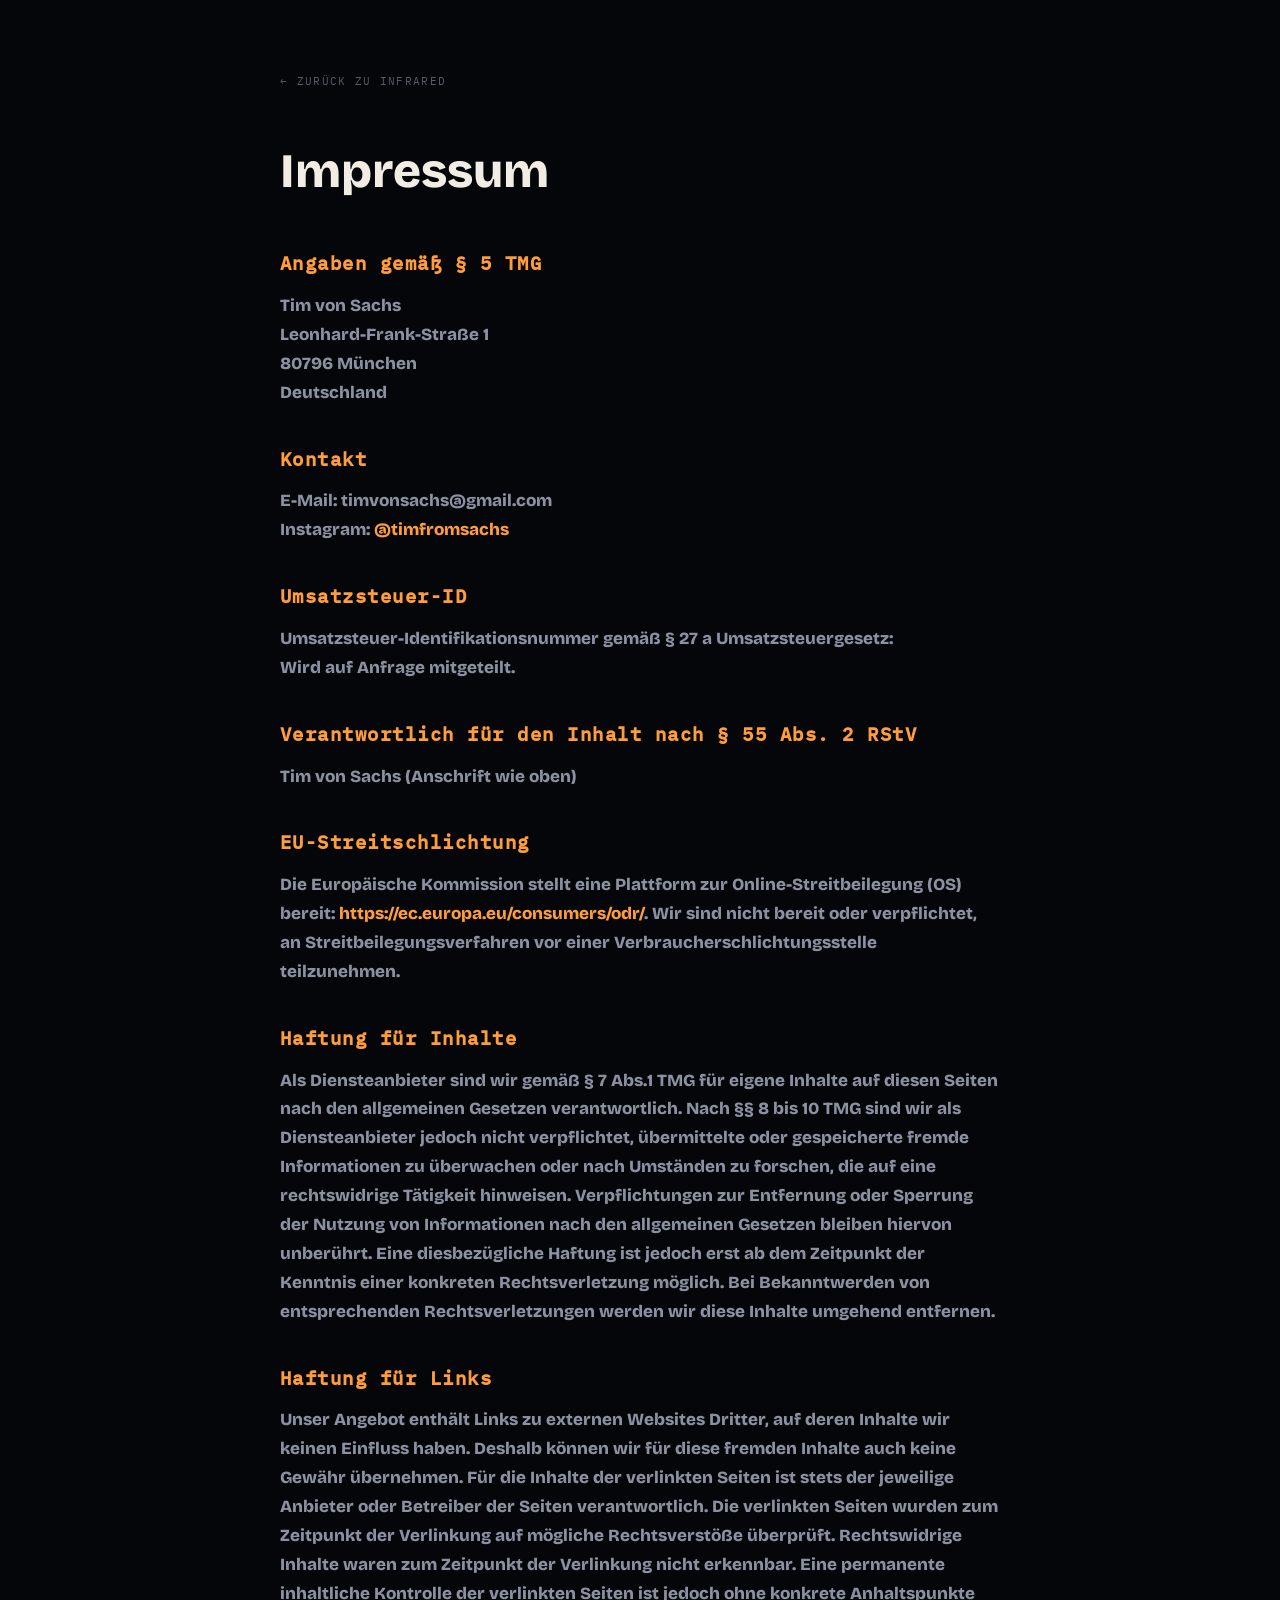
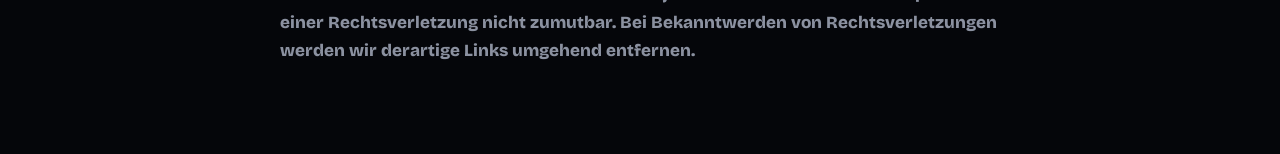
<file: impressum.html>
<!DOCTYPE html>
<html lang="de">
<head>
<meta charset="UTF-8">
<meta name="viewport" content="width=device-width, initial-scale=1.0">
<title>Impressum — Infrared</title>
<meta name="robots" content="noindex, follow">
<link rel="stylesheet" href="fonts.css">
<style>
  :root{--void:#05060a;--deep:#0a0b14;--slate:#171a24;--edge:#232838;--hot:#ff9d3c;--mag:#a83368;
    --ink:#f2ede4;--mut:#8b91a0;--dim:#565c69;
    --D:'Bricolage Grotesque',sans-serif;--M:'IBM Plex Mono',monospace;}
  *{margin:0;padding:0;box-sizing:border-box}
  body{background:var(--void);color:var(--ink);font-family:var(--D);font-size:17px;line-height:1.7;
    -webkit-font-smoothing:antialiased;padding:clamp(40px,8vh,100px) clamp(18px,4vw,56px)}
  .wrap{max-width:720px;margin:0 auto}
  a{color:var(--hot);text-decoration:none}
  a:hover{text-decoration:underline}
  h1{font-family:var(--D);font-weight:800;font-size:clamp(28px,4vw,48px);margin-bottom:28px}
  h2{font-size:1.1em;color:var(--hot);margin:36px 0 12px;font-family:var(--M);letter-spacing:.08em}
  p,ul{margin-bottom:16px;color:var(--mut)}
  li{margin-bottom:6px}
  .back{font-family:var(--M);font-size:11px;letter-spacing:.12em;color:var(--dim);margin-bottom:40px}
  .back a{color:var(--dim)}
</style>
</head>
<body>
<div class="wrap">
  <div class="back"><a href="index.html">← ZURÜCK ZU INFRARED</a></div>
  <h1>Impressum</h1>

  <h2>Angaben gemäß § 5 TMG</h2>
  <p>
    Tim von Sachs<br>
    Leonhard-Frank-Straße 1<br>
    80796 München<br>
    Deutschland
  </p>

  <h2>Kontakt</h2>
  <p>
    E-Mail: timvonsachs@gmail.com<br>
    Instagram: <a href="https://instagram.com/timfromsachs" target="_blank" rel="noopener">@timfromsachs</a>
  </p>

  <h2>Umsatzsteuer-ID</h2>
  <p>Umsatzsteuer-Identifikationsnummer gemäß § 27 a Umsatzsteuergesetz:<br>
  Wird auf Anfrage mitgeteilt.</p>

  <h2>Verantwortlich für den Inhalt nach § 55 Abs. 2 RStV</h2>
  <p>Tim von Sachs (Anschrift wie oben)</p>

  <h2>EU-Streitschlichtung</h2>
  <p>Die Europäische Kommission stellt eine Plattform zur Online-Streitbeilegung (OS) bereit: <a href="https://ec.europa.eu/consumers/odr/" target="_blank" rel="noopener">https://ec.europa.eu/consumers/odr/</a>. Wir sind nicht bereit oder verpflichtet, an Streitbeilegungsverfahren vor einer Verbraucherschlichtungsstelle teilzunehmen.</p>

  <h2>Haftung für Inhalte</h2>
  <p>Als Diensteanbieter sind wir gemäß § 7 Abs.1 TMG für eigene Inhalte auf diesen Seiten nach den allgemeinen Gesetzen verantwortlich. Nach §§ 8 bis 10 TMG sind wir als Diensteanbieter jedoch nicht verpflichtet, übermittelte oder gespeicherte fremde Informationen zu überwachen oder nach Umständen zu forschen, die auf eine rechtswidrige Tätigkeit hinweisen. Verpflichtungen zur Entfernung oder Sperrung der Nutzung von Informationen nach den allgemeinen Gesetzen bleiben hiervon unberührt. Eine diesbezügliche Haftung ist jedoch erst ab dem Zeitpunkt der Kenntnis einer konkreten Rechtsverletzung möglich. Bei Bekanntwerden von entsprechenden Rechtsverletzungen werden wir diese Inhalte umgehend entfernen.</p>

  <h2>Haftung für Links</h2>
  <p>Unser Angebot enthält Links zu externen Websites Dritter, auf deren Inhalte wir keinen Einfluss haben. Deshalb können wir für diese fremden Inhalte auch keine Gewähr übernehmen. Für die Inhalte der verlinkten Seiten ist stets der jeweilige Anbieter oder Betreiber der Seiten verantwortlich. Die verlinkten Seiten wurden zum Zeitpunkt der Verlinkung auf mögliche Rechtsverstöße überprüft. Rechtswidrige Inhalte waren zum Zeitpunkt der Verlinkung nicht erkennbar. Eine permanente inhaltliche Kontrolle der verlinkten Seiten ist jedoch ohne konkrete Anhaltspunkte einer Rechtsverletzung nicht zumutbar. Bei Bekanntwerden von Rechtsverletzungen werden wir derartige Links umgehend entfernen.</p>
</div>
</body>
</html>
</file>
<file: fonts.css>
/* Infrared — Local Fonts (GDPR-konform, kein Google CDN) */

/* Bricolage Grotesque — Variable Font (opsz 12..96, wdth 75..100, wght 400..800) */
@font-face {
  font-family: 'Bricolage Grotesque';
  font-style: normal;
  font-weight: 400 800;
  font-stretch: 75% 100%;
  src: url('fonts/bricolage-grotesque-var.ttf') format('truetype-variations');
  font-display: swap;
}

/* IBM Plex Mono */
@font-face {
  font-family: 'IBM Plex Mono';
  font-style: normal;
  font-weight: 400;
  src: url('fonts/ibm-plex-mono-400.ttf') format('truetype');
  font-display: swap;
}
@font-face {
  font-family: 'IBM Plex Mono';
  font-style: normal;
  font-weight: 500;
  src: url('fonts/ibm-plex-mono-500.ttf') format('truetype');
  font-display: swap;
}

/* Instrument Serif */
@font-face {
  font-family: 'Instrument Serif';
  font-style: normal;
  font-weight: 400;
  src: url('fonts/instrument-serif-regular.ttf') format('truetype');
  font-display: swap;
}
@font-face {
  font-family: 'Instrument Serif';
  font-style: italic;
  font-weight: 400;
  src: url('fonts/instrument-serif-italic.ttf') format('truetype');
  font-display: swap;
}
</file>
